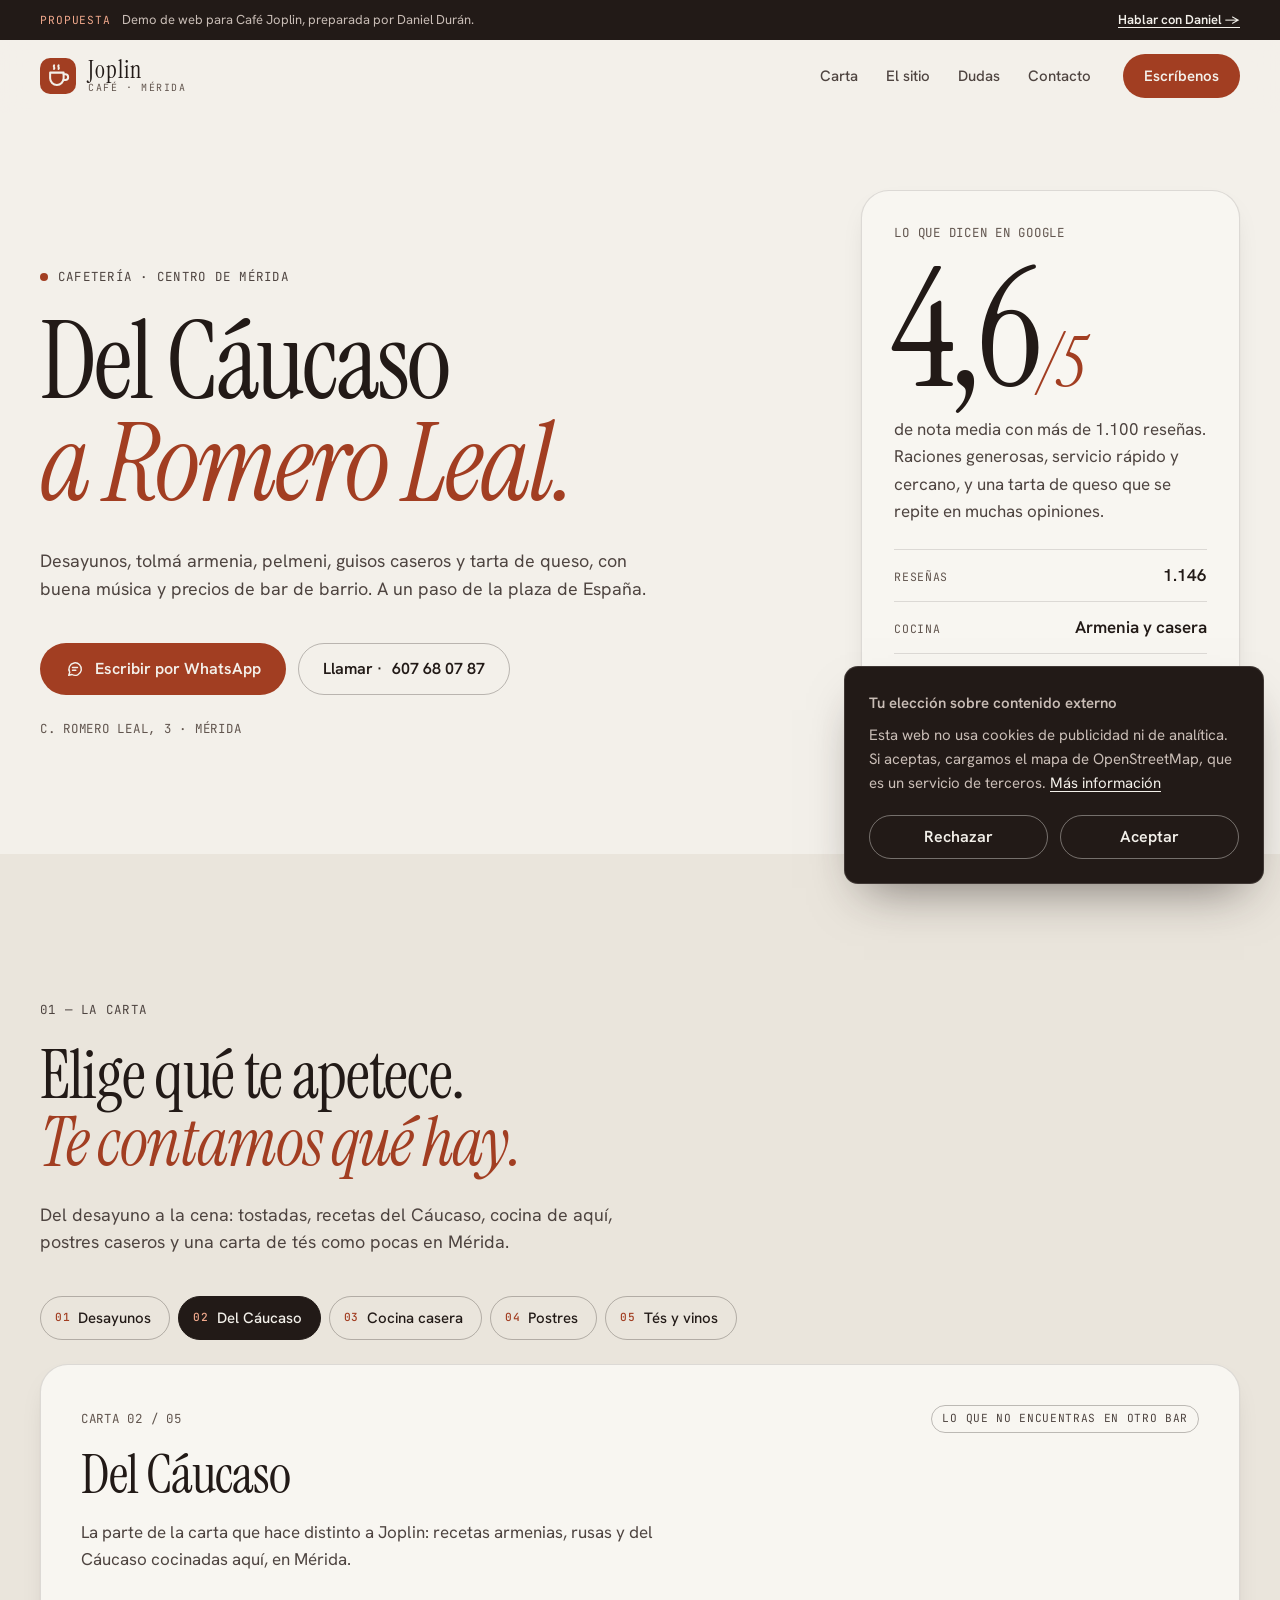
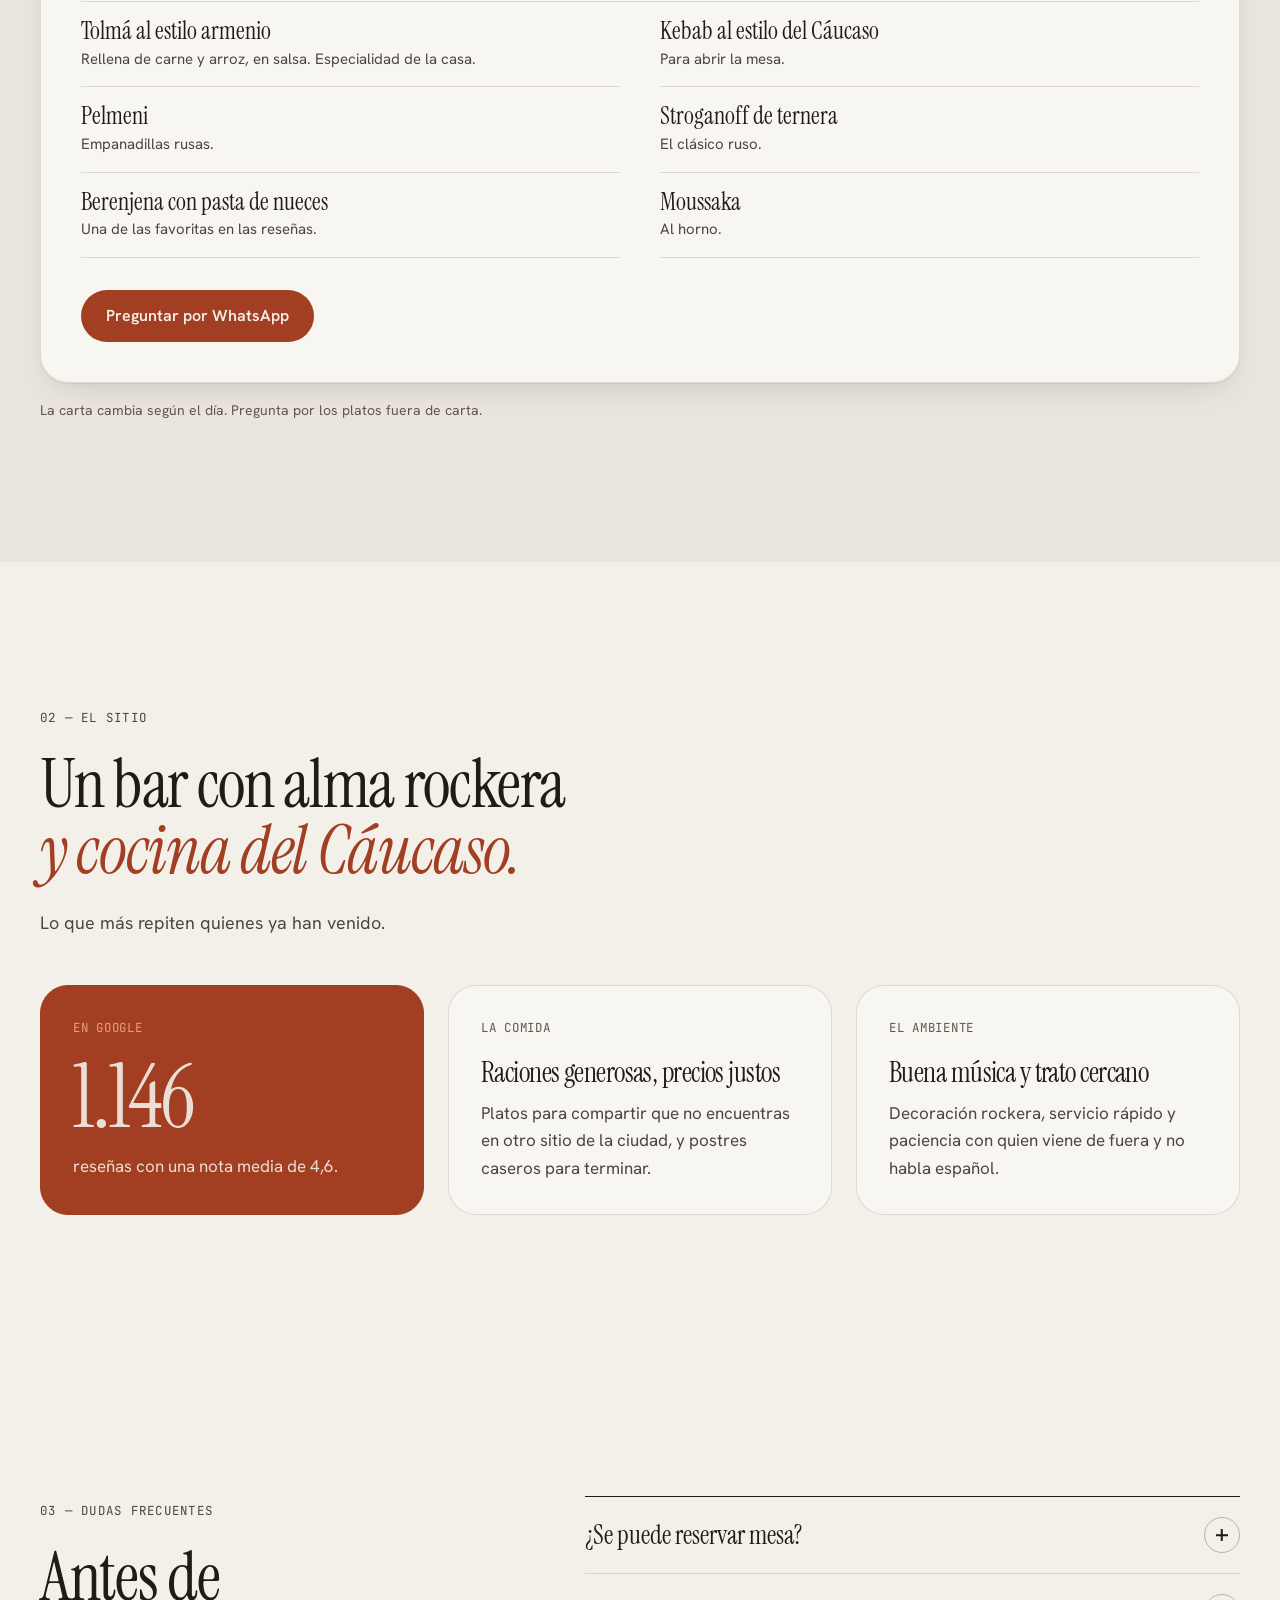
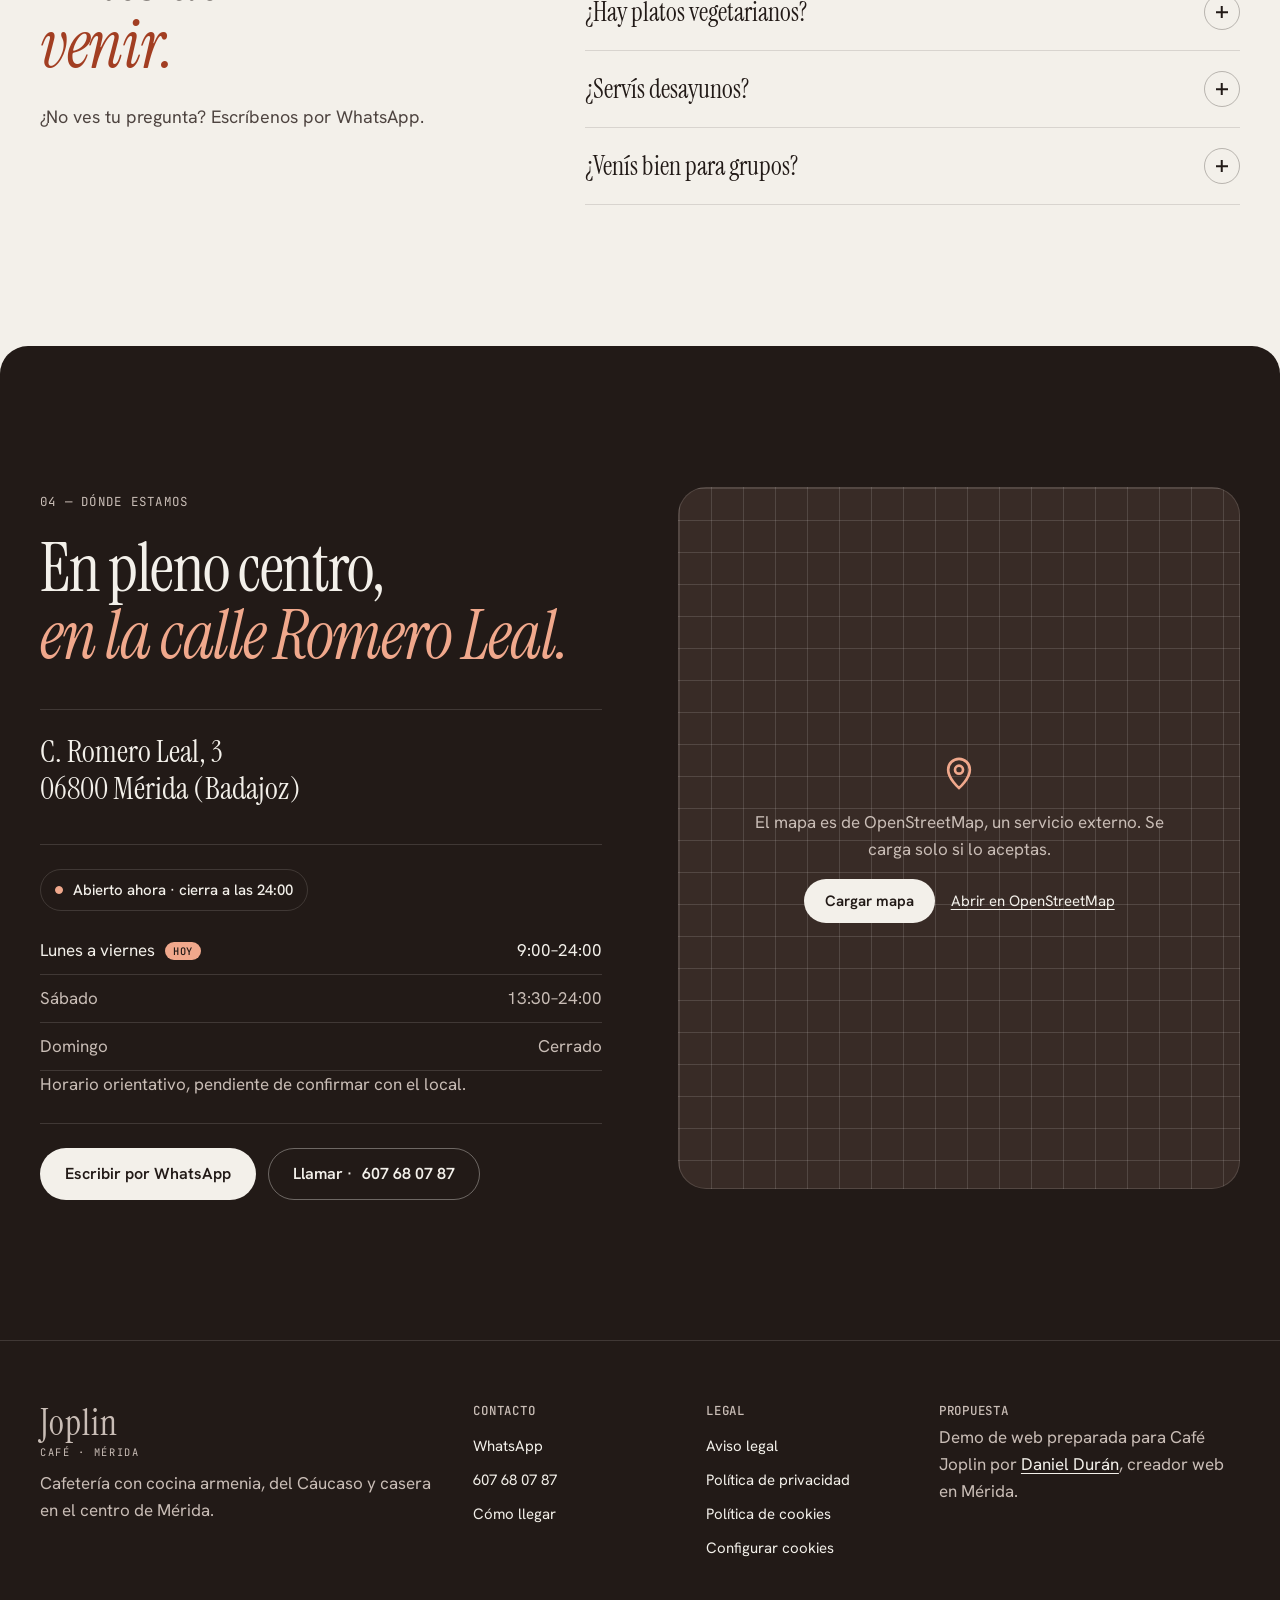
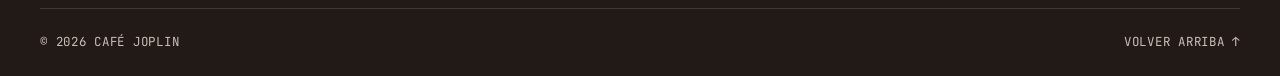
<file: index.html>
<!doctype html>
<html lang="es">
<head>
  <meta charset="utf-8">
  <meta name="viewport" content="width=device-width, initial-scale=1">
  <title>Café Joplin — Cafetería y cocina del Cáucaso en Mérida</title>
  <meta name="description" content="Café Joplin, en la calle Romero Leal de Mérida: desayunos, cocina armenia y del Cáucaso, cocina casera, tartas y tés con ambiente rockero. 4,6 en Google con más de 1.100 reseñas.">
  <meta name="robots" content="noindex, nofollow">
  <meta name="theme-color" content="#F3F0EA">
  <link rel="icon" href="favicon.svg" type="image/svg+xml">

  <meta property="og:type" content="website">
  <meta property="og:locale" content="es_ES">
  <meta property="og:site_name" content="Café Joplin">
  <meta property="og:title" content="Café Joplin — Cafetería y cocina del Cáucaso en Mérida">
  <meta property="og:description" content="Desayunos, cocina armenia y casera, tartas y buena música en pleno centro de Mérida.">
  <meta name="twitter:card" content="summary">

  <link rel="preconnect" href="https://fonts.googleapis.com">
  <link rel="preconnect" href="https://fonts.gstatic.com" crossorigin>
  <link rel="stylesheet" href="https://fonts.googleapis.com/css2?family=Hanken+Grotesk:wght@400;500;600&family=Instrument+Serif:ital@0;1&family=JetBrains+Mono:wght@400;500&display=swap">
  <link rel="stylesheet" href="style.css">
  <script>document.documentElement.classList.add('js');</script>

  <script type="application/ld+json">
  {
    "@context": "https://schema.org",
    "@type": "CafeOrCoffeeShop",
    "name": "Café Joplin",
    "telephone": "+34607680787",
    "servesCuisine": ["Armenia", "Caucásica", "Casera"],
    "priceRange": "€",
    "address": {
      "@type": "PostalAddress",
      "streetAddress": "C. Romero Leal, 3",
      "postalCode": "06800",
      "addressLocality": "Mérida",
      "addressRegion": "Badajoz",
      "addressCountry": "ES"
    },
    "geo": { "@type": "GeoCoordinates", "latitude": 38.91574, "longitude": -6.34572 }
  }
  </script>
</head>
<body>
  <a class="skip-link" href="#contenido">Saltar al contenido</a>

  <div class="concept-bar">
    <div class="wrap concept-bar__inner">
      <p><span class="concept-bar__tag">Propuesta</span> Demo de web para Café Joplin<span class="concept-bar__long">, preparada por Daniel Durán</span>.</p>
      <a href="https://danielduranmoya-spec.github.io/#contacto">Hablar con Daniel <span aria-hidden="true">→</span></a>
    </div>
  </div>

  <header class="site-header" data-header>
    <div class="wrap site-header__inner">
      <a class="logo" href="#inicio" aria-label="Café Joplin, ir al inicio">
        <svg class="logo__mark" viewBox="0 0 32 32" aria-hidden="true">
          <rect width="32" height="32" rx="9" fill="currentColor"/>
          <g fill="none" stroke="var(--paper)" stroke-width="1.8" stroke-linecap="round" stroke-linejoin="round">
            <path d="M9 13h12v5a6 6 0 0 1-12 0z"/>
            <path d="M21 14.5h1.5a2.5 2.5 0 0 1 0 5H21"/>
            <path d="M12.5 6.5c-1 1.2 1 2 0 3.2M16.5 6.5c-1 1.2 1 2 0 3.2"/>
          </g>
        </svg>
        <span class="logo__word">Joplin<small>Café · Mérida</small></span>
      </a>
      <nav class="site-nav" aria-label="Principal">
        <a href="#carta">Carta</a>
        <a href="#el-sitio">El sitio</a>
        <a href="#dudas">Dudas</a>
        <a href="#contacto">Contacto</a>
      </nav>
      <a class="btn btn--primary btn--small" data-wa href="https://wa.me/34607680787">Escríbenos</a>
    </div>
  </header>

  <main id="contenido">

    <!-- ============ HERO ============ -->
    <section class="hero" id="inicio" data-hero>
      <div class="wrap hero__grid">
        <div class="hero__text">
          <p class="eyebrow reveal"><span class="eyebrow__dot" aria-hidden="true"></span>Cafetería · Centro de Mérida</p>
          <h1 class="hero__title reveal" style="--i:1">Del Cáucaso<br><em>a Romero Leal.</em></h1>
          <p class="lead hero__lead reveal" style="--i:2">Desayunos, tolmá armenia, pelmeni, guisos caseros y tarta de queso, con buena música y precios de bar de barrio. A un paso de la plaza de España.</p>
          <div class="hero__actions reveal" style="--i:3">
            <a class="btn btn--primary" data-wa href="https://wa.me/34607680787">
              <svg class="icon" viewBox="0 0 24 24" aria-hidden="true"><path d="M4.5 19.5l1.2-3.6A7.5 7.5 0 1 1 8.4 18.6z" fill="none" stroke="currentColor" stroke-width="1.7" stroke-linejoin="round"/><path d="M9 10.2h6M9 13.4h4" stroke="currentColor" stroke-width="1.7" stroke-linecap="round"/></svg>
              Escribir por WhatsApp
            </a>
            <a class="btn btn--ghost" data-tel href="tel:+34607680787">Llamar · <span data-tel-text>607 68 07 87</span></a>
          </div>
          <p class="hero__note mono reveal" style="--i:4">C. Romero Leal, 3 · Mérida</p>
        </div>

        <aside class="hero__card reveal" style="--i:2" aria-label="Café Joplin en Google">
          <p class="mono label">Lo que dicen en Google</p>
          <p class="hero__big" aria-label="4,6 sobre 5">4,6<span aria-hidden="true">/5</span></p>
          <p class="hero__big-cap">de nota media con más de 1.100 reseñas. Raciones generosas, servicio rápido y cercano, y una tarta de queso que se repite en muchas opiniones.</p>
          <dl class="hero__facts">
            <div><dt>Reseñas</dt><dd>1.146</dd></div>
            <div><dt>Cocina</dt><dd>Armenia y casera</dd></div>
            <div><dt>Precio</dt><dd>€</dd></div>
          </dl>
        </aside>
      </div>
    </section>

    <!-- ============ CARTA ============ -->
    <section class="section carta" id="carta" aria-labelledby="carta-title">
      <div class="wrap">
        <header class="section-head carta__head reveal">
          <p class="eyebrow">01 — La carta</p>
          <h2 id="carta-title">Elige qué te apetece.<br><em>Te contamos qué hay.</em></h2>
          <p class="lead">Del desayuno a la cena: tostadas, recetas del Cáucaso, cocina de aquí, postres caseros y una carta de tés como pocas en Mérida.</p>
        </header>

        <div class="reveal" style="--i:1">
          <div class="carta-tabs" role="group" aria-label="Secciones de la carta" data-carta-tabs data-active="caucaso">
            <button class="chip" type="button" data-carta="desayunos" aria-pressed="false" aria-controls="carta-panel"><span class="mono">01</span>Desayunos</button>
            <button class="chip" type="button" data-carta="caucaso" aria-pressed="true" aria-controls="carta-panel"><span class="mono">02</span>Del Cáucaso</button>
            <button class="chip" type="button" data-carta="casera" aria-pressed="false" aria-controls="carta-panel"><span class="mono">03</span>Cocina casera</button>
            <button class="chip" type="button" data-carta="postres" aria-pressed="false" aria-controls="carta-panel"><span class="mono">04</span>Postres</button>
            <button class="chip" type="button" data-carta="bebidas" aria-pressed="false" aria-controls="carta-panel"><span class="mono">05</span>Tés y vinos</button>
          </div>

          <article class="carta-panel" id="carta-panel" aria-live="polite" data-carta-panel>
            <div class="carta-panel__inner" data-carta-inner>
              <div class="carta-panel__top">
                <p class="mono">Carta 02 / 05</p>
                <p class="tag">Lo que no encuentras en otro bar</p>
              </div>
              <h3 class="carta-panel__title">Del Cáucaso</h3>
              <p class="carta-panel__lead">La parte de la carta que hace distinto a Joplin: recetas armenias, rusas y del Cáucaso cocinadas aquí, en Mérida.</p>
              <ul class="dishes">
                <li class="dish"><h4>Tolmá al estilo armenio</h4><p>Rellena de carne y arroz, en salsa. Especialidad de la casa.</p></li>
                <li class="dish"><h4>Kebab al estilo del Cáucaso</h4><p>Para abrir la mesa.</p></li>
                <li class="dish"><h4>Pelmeni</h4><p>Empanadillas rusas.</p></li>
                <li class="dish"><h4>Stroganoff de ternera</h4><p>El clásico ruso.</p></li>
                <li class="dish"><h4>Berenjena con pasta de nueces</h4><p>Una de las favoritas en las reseñas.</p></li>
                <li class="dish"><h4>Moussaka</h4><p>Al horno.</p></li>
              </ul>
              <a class="btn btn--primary" data-wa data-wa-msg="Hola, quería preguntar por la carta (Del Cáucaso) de Café Joplin." href="https://wa.me/34607680787">Preguntar por WhatsApp</a>
            </div>
          </article>
          <p class="carta__note">La carta cambia según el día. Pregunta por los platos fuera de carta.</p>
        </div>
      </div>
    </section>

    <!-- ============ EL SITIO ============ -->
    <section class="section place" id="el-sitio" aria-labelledby="sitio-title">
      <div class="wrap">
        <header class="section-head place__head reveal">
          <p class="eyebrow">02 — El sitio</p>
          <h2 id="sitio-title">Un bar con alma rockera<br><em>y cocina del Cáucaso.</em></h2>
          <p class="lead">Lo que más repiten quienes ya han venido.</p>
        </header>

        <div class="place__grid">
          <article class="place-card place-card--accent reveal" style="--i:1">
            <p class="mono">En Google</p>
            <p class="place-card__big">1.146</p>
            <p>reseñas con una nota media de 4,6.</p>
          </article>
          <article class="place-card reveal" style="--i:2">
            <p class="mono">La comida</p>
            <h3>Raciones generosas, precios justos</h3>
            <p>Platos para compartir que no encuentras en otro sitio de la ciudad, y postres caseros para terminar.</p>
          </article>
          <article class="place-card reveal" style="--i:3">
            <p class="mono">El ambiente</p>
            <h3>Buena música y trato cercano</h3>
            <p>Decoración rockera, servicio rápido y paciencia con quien viene de fuera y no habla español.</p>
          </article>
        </div>
      </div>
    </section>

    <!-- ============ DUDAS ============ -->
    <section class="section faq" id="dudas" aria-labelledby="dudas-title">
      <div class="wrap faq__grid">
        <header class="section-head faq__head reveal">
          <p class="eyebrow">03 — Dudas frecuentes</p>
          <h2 id="dudas-title">Antes de<br><em>venir.</em></h2>
          <p class="lead">¿No ves tu pregunta? Escríbenos por WhatsApp.</p>
        </header>

        <div class="faq__list reveal" style="--i:1">
          <details>
            <summary>¿Se puede reservar mesa?<span class="faq__icon" aria-hidden="true"></span></summary>
            <div class="faq__body"><p>Sí. Escríbenos por WhatsApp o llámanos con el día, la hora y cuántos sois, y te decimos si hay sitio.</p></div>
          </details>
          <details>
            <summary>¿Hay platos vegetarianos?<span class="faq__icon" aria-hidden="true"></span></summary>
            <div class="faq__body"><p>Sí, como la berenjena con pasta de nueces o los crepes de champiñones. Pregúntanos por las opciones veganas del día.</p></div>
          </details>
          <details>
            <summary>¿Servís desayunos?<span class="faq__icon" aria-hidden="true"></span></summary>
            <div class="faq__body"><p>Sí: tostadas de pan artesanal, café, tés e infusiones y zumo de naranja.</p></div>
          </details>
          <details>
            <summary>¿Venís bien para grupos?<span class="faq__icon" aria-hidden="true"></span></summary>
            <div class="faq__body"><p>Las raciones están pensadas para compartir. Si sois muchos, avísanos antes por WhatsApp para prepararos la mesa.</p></div>
          </details>
        </div>
      </div>
    </section>

    <!-- ============ CONTACTO ============ -->
    <section class="section contact" id="contacto" aria-labelledby="contacto-title" data-contact>
      <div class="wrap contact__grid">
        <div class="contact__info">
          <header class="section-head reveal">
            <p class="eyebrow">04 — Dónde estamos</p>
            <h2 id="contacto-title">En pleno centro,<br><em>en la calle Romero Leal.</em></h2>
          </header>

          <div class="contact__block reveal" style="--i:1">
            <p class="contact__address">C. Romero Leal, 3<br>06800 Mérida (Badajoz)</p>
          </div>

          <div class="contact__block reveal" style="--i:2">
            <p class="status" data-status data-state="unknown"><span class="status__dot" aria-hidden="true"></span><span data-status-text>Horario</span></p>
            <table class="hours">
              <caption class="visually-hidden">Horario</caption>
              <tbody>
                <tr data-days="1,2,3,4,5"><th scope="row">Lunes a viernes</th><td>9:00–24:00</td></tr>
                <tr data-days="6"><th scope="row">Sábado</th><td>13:30–24:00</td></tr>
                <tr data-days="0"><th scope="row">Domingo</th><td>Cerrado</td></tr>
              </tbody>
            </table>
            <p class="contact__extra">Horario orientativo, pendiente de confirmar con el local.</p>
          </div>

          <div class="contact__actions reveal" style="--i:3">
            <a class="btn btn--light" data-wa href="https://wa.me/34607680787">Escribir por WhatsApp</a>
            <a class="btn btn--ghost-light" data-tel href="tel:+34607680787">Llamar · <span data-tel-text>607 68 07 87</span></a>
          </div>
        </div>

        <div class="contact__map reveal" style="--i:2">
          <div class="map" data-map>
            <div class="map__placeholder" data-map-placeholder>
              <svg class="map__pin" viewBox="0 0 24 24" aria-hidden="true"><path d="M12 21s-6.5-5.6-6.5-11a6.5 6.5 0 0 1 13 0c0 5.4-6.5 11-6.5 11z" fill="none" stroke="currentColor" stroke-width="1.6"/><circle cx="12" cy="10" r="2.4" fill="none" stroke="currentColor" stroke-width="1.6"/></svg>
              <p>El mapa es de OpenStreetMap, un servicio externo. Se carga solo si lo aceptas.</p>
              <div class="map__actions">
                <button class="btn btn--light btn--small" type="button" data-map-load>Cargar mapa</button>
                <a class="link-light" href="https://www.openstreetmap.org/?mlat=38.91574&amp;mlon=-6.34572#map=18/38.91574/-6.34572" target="_blank" rel="noopener">Abrir en OpenStreetMap <span class="visually-hidden">(se abre en una pestaña nueva)</span></a>
              </div>
            </div>
          </div>
        </div>
      </div>
    </section>
  </main>

  <footer class="site-footer">
    <div class="wrap site-footer__grid">
      <div class="site-footer__brand">
        <p class="site-footer__logo">Joplin<span>Café · Mérida</span></p>
        <p>Cafetería con cocina armenia, del Cáucaso y casera en el centro de Mérida.</p>
      </div>
      <nav aria-label="Contacto">
        <h2 class="mono">Contacto</h2>
        <a data-wa href="https://wa.me/34607680787">WhatsApp</a>
        <a data-tel href="tel:+34607680787"><span data-tel-text>607 68 07 87</span></a>
        <a href="#contacto">Cómo llegar</a>
      </nav>
      <nav aria-label="Legal">
        <h2 class="mono">Legal</h2>
        <a href="aviso-legal.html">Aviso legal</a>
        <a href="privacidad.html">Política de privacidad</a>
        <a href="cookies.html">Política de cookies</a>
        <button class="link-button" type="button" data-open-cookies>Configurar cookies</button>
      </nav>
      <div class="site-footer__credit">
        <h2 class="mono">Propuesta</h2>
        <p>Demo de web preparada para Café Joplin por <a href="https://danielduranmoya-spec.github.io/">Daniel Durán</a>, creador web en Mérida.</p>
      </div>
    </div>
    <div class="wrap site-footer__bottom mono">
      <p>© <span data-year>2026</span> Café Joplin</p>
      <a href="#inicio">Volver arriba ↑</a>
    </div>
  </footer>

  <div class="mobile-cta" data-mobile-cta>
    <a class="btn btn--primary" data-wa href="https://wa.me/34607680787">Escribir por WhatsApp</a>
  </div>

  <div class="cookie-banner" role="region" aria-label="Aviso de cookies" data-cookie-banner hidden>
    <p class="cookie-banner__title">Tu elección sobre contenido externo</p>
    <p>Esta web no usa cookies de publicidad ni de analítica. Si aceptas, cargamos el mapa de OpenStreetMap, que es un servicio de terceros. <a href="cookies.html">Más información</a></p>
    <div class="cookie-banner__actions">
      <button class="btn btn--cookie" type="button" data-consent="rejected">Rechazar</button>
      <button class="btn btn--cookie" type="button" data-consent="accepted">Aceptar</button>
    </div>
  </div>

  <script src="script.js"></script>
</body>
</html>
</file>
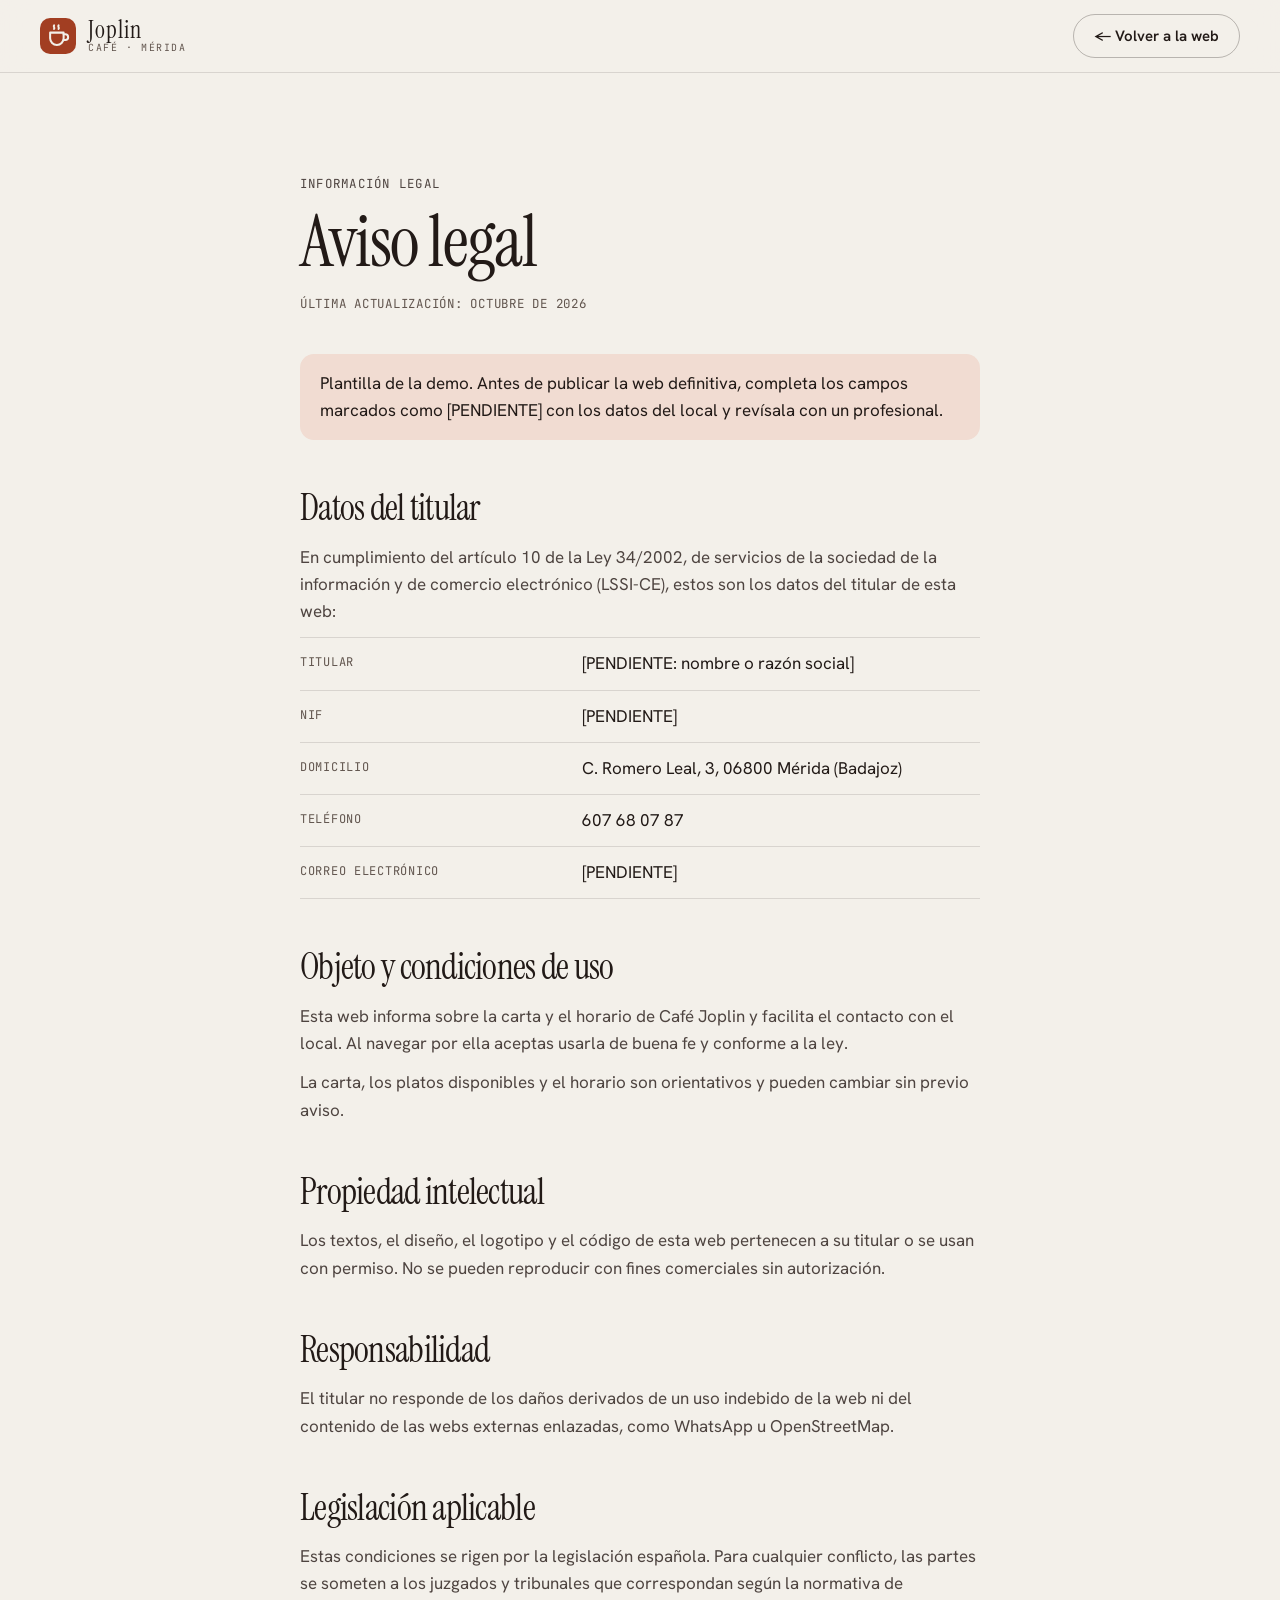
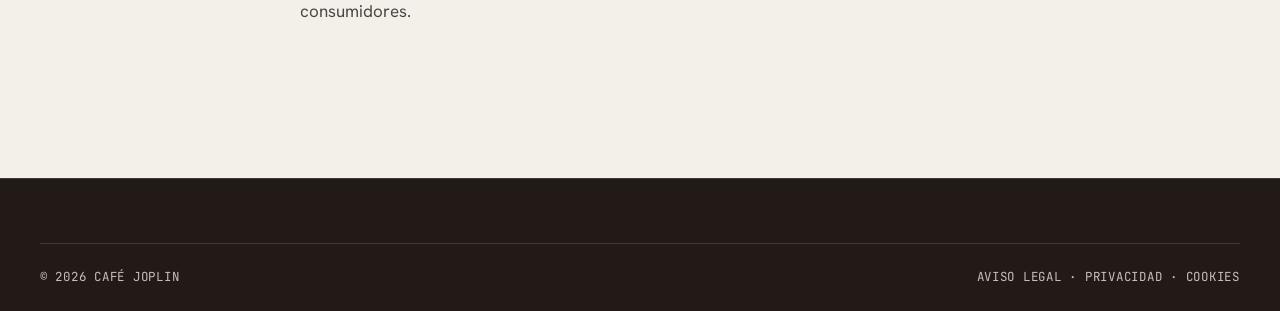
<file: aviso-legal.html>
<!doctype html>
<html lang="es">
<head>
  <meta charset="utf-8">
  <meta name="viewport" content="width=device-width, initial-scale=1">
  <title>Aviso legal — Café Joplin</title>
  <meta name="robots" content="noindex">
  <meta name="theme-color" content="#F3F0EA">
  <link rel="icon" href="favicon.svg" type="image/svg+xml">
  <link rel="preconnect" href="https://fonts.googleapis.com">
  <link rel="preconnect" href="https://fonts.gstatic.com" crossorigin>
  <link rel="stylesheet" href="https://fonts.googleapis.com/css2?family=Hanken+Grotesk:wght@400;500;600&family=Instrument+Serif:ital@0;1&family=JetBrains+Mono:wght@400;500&display=swap">
  <link rel="stylesheet" href="style.css">
</head>
<body class="legal-page">
  <header class="site-header is-scrolled">
    <div class="wrap site-header__inner">
      <a class="logo" href="index.html" aria-label="Café Joplin, volver a la web">
        <svg class="logo__mark" viewBox="0 0 32 32" aria-hidden="true">
          <rect width="32" height="32" rx="9" fill="currentColor"/>
          <g fill="none" stroke="var(--paper)" stroke-width="1.8" stroke-linecap="round" stroke-linejoin="round">
            <path d="M9 13h12v5a6 6 0 0 1-12 0z"/>
            <path d="M21 14.5h1.5a2.5 2.5 0 0 1 0 5H21"/>
            <path d="M12.5 6.5c-1 1.2 1 2 0 3.2M16.5 6.5c-1 1.2 1 2 0 3.2"/>
          </g>
        </svg>
        <span class="logo__word">Joplin<small>Café · Mérida</small></span>
      </a>
      <a class="btn btn--ghost btn--small" href="index.html">← Volver a la web</a>
    </div>
  </header>
  <main class="legal-doc" id="contenido">
    <p class="eyebrow">Información legal</p>
    <h1>Aviso legal</h1>
    <p class="legal-updated mono">Última actualización: octubre de 2026</p>
    <p class="legal-note">Plantilla de la demo. Antes de publicar la web definitiva, completa los campos marcados como [PENDIENTE] con los datos del local y revísala con un profesional.</p>

    <h2>Datos del titular</h2>
    <p>En cumplimiento del artículo 10 de la Ley 34/2002, de servicios de la sociedad de la información y de comercio electrónico (LSSI-CE), estos son los datos del titular de esta web:</p>
    <dl>
      <div><dt>Titular</dt><dd>[PENDIENTE: nombre o razón social]</dd></div>
      <div><dt>NIF</dt><dd>[PENDIENTE]</dd></div>
      <div><dt>Domicilio</dt><dd>C. Romero Leal, 3, 06800 Mérida (Badajoz)</dd></div>
      <div><dt>Teléfono</dt><dd>607 68 07 87</dd></div>
      <div><dt>Correo electrónico</dt><dd>[PENDIENTE]</dd></div>
    </dl>

    <h2>Objeto y condiciones de uso</h2>
    <p>Esta web informa sobre la carta y el horario de Café Joplin y facilita el contacto con el local. Al navegar por ella aceptas usarla de buena fe y conforme a la ley.</p>
    <p>La carta, los platos disponibles y el horario son orientativos y pueden cambiar sin previo aviso.</p>

    <h2>Propiedad intelectual</h2>
    <p>Los textos, el diseño, el logotipo y el código de esta web pertenecen a su titular o se usan con permiso. No se pueden reproducir con fines comerciales sin autorización.</p>

    <h2>Responsabilidad</h2>
    <p>El titular no responde de los daños derivados de un uso indebido de la web ni del contenido de las webs externas enlazadas, como WhatsApp u OpenStreetMap.</p>

    <h2>Legislación aplicable</h2>
    <p>Estas condiciones se rigen por la legislación española. Para cualquier conflicto, las partes se someten a los juzgados y tribunales que correspondan según la normativa de consumidores.</p>
  </main>
  <footer class="site-footer">
    <div class="wrap site-footer__bottom mono">
      <p>© 2026 Café Joplin</p>
      <p><a href="aviso-legal.html">Aviso legal</a> · <a href="privacidad.html">Privacidad</a> · <a href="cookies.html">Cookies</a></p>
    </div>
  </footer>
</body>
</html>
</file>
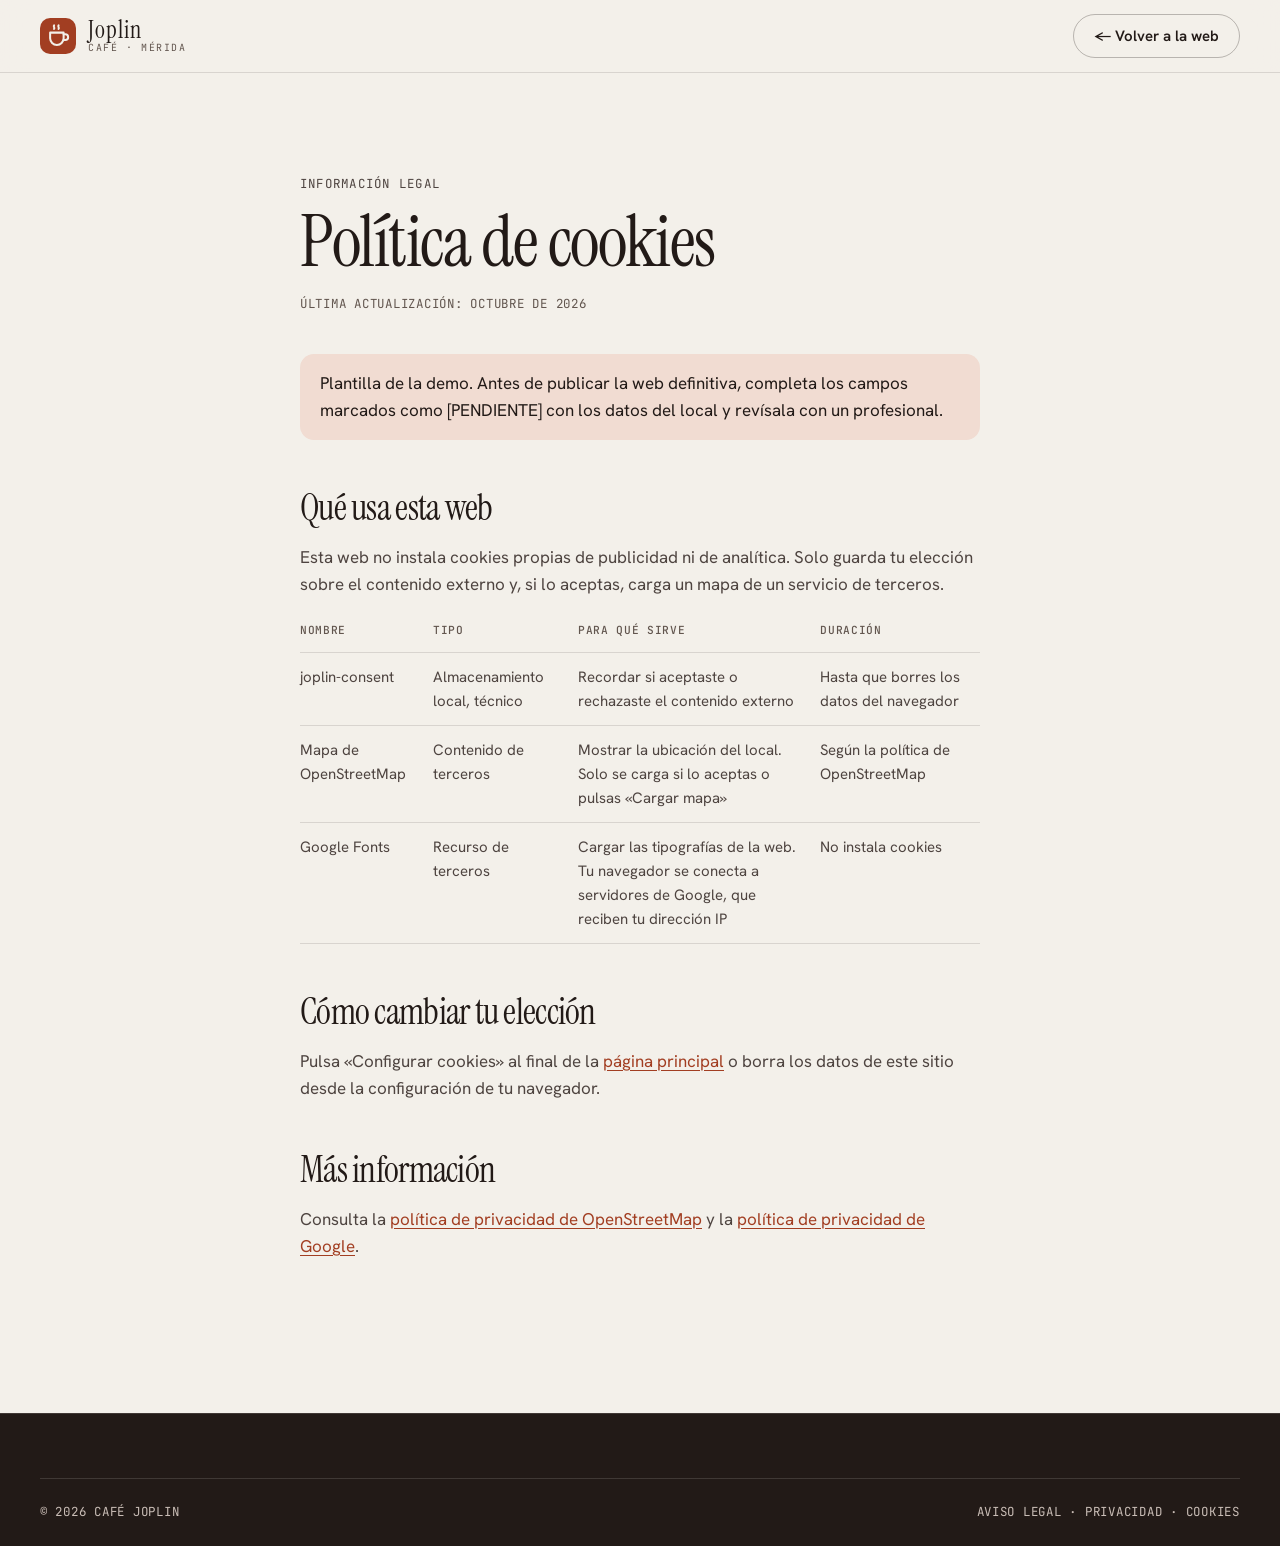
<file: cookies.html>
<!doctype html>
<html lang="es">
<head>
  <meta charset="utf-8">
  <meta name="viewport" content="width=device-width, initial-scale=1">
  <title>Política de cookies — Café Joplin</title>
  <meta name="robots" content="noindex">
  <meta name="theme-color" content="#F3F0EA">
  <link rel="icon" href="favicon.svg" type="image/svg+xml">
  <link rel="preconnect" href="https://fonts.googleapis.com">
  <link rel="preconnect" href="https://fonts.gstatic.com" crossorigin>
  <link rel="stylesheet" href="https://fonts.googleapis.com/css2?family=Hanken+Grotesk:wght@400;500;600&family=Instrument+Serif:ital@0;1&family=JetBrains+Mono:wght@400;500&display=swap">
  <link rel="stylesheet" href="style.css">
</head>
<body class="legal-page">
  <header class="site-header is-scrolled">
    <div class="wrap site-header__inner">
      <a class="logo" href="index.html" aria-label="Café Joplin, volver a la web">
        <svg class="logo__mark" viewBox="0 0 32 32" aria-hidden="true">
          <rect width="32" height="32" rx="9" fill="currentColor"/>
          <g fill="none" stroke="var(--paper)" stroke-width="1.8" stroke-linecap="round" stroke-linejoin="round">
            <path d="M9 13h12v5a6 6 0 0 1-12 0z"/>
            <path d="M21 14.5h1.5a2.5 2.5 0 0 1 0 5H21"/>
            <path d="M12.5 6.5c-1 1.2 1 2 0 3.2M16.5 6.5c-1 1.2 1 2 0 3.2"/>
          </g>
        </svg>
        <span class="logo__word">Joplin<small>Café · Mérida</small></span>
      </a>
      <a class="btn btn--ghost btn--small" href="index.html">← Volver a la web</a>
    </div>
  </header>
  <main class="legal-doc" id="contenido">
    <p class="eyebrow">Información legal</p>
    <h1>Política de cookies</h1>
    <p class="legal-updated mono">Última actualización: octubre de 2026</p>
    <p class="legal-note">Plantilla de la demo. Antes de publicar la web definitiva, completa los campos marcados como [PENDIENTE] con los datos del local y revísala con un profesional.</p>

    <h2>Qué usa esta web</h2>
    <p>Esta web no instala cookies propias de publicidad ni de analítica. Solo guarda tu elección sobre el contenido externo y, si lo aceptas, carga un mapa de un servicio de terceros.</p>
    <table>
      <thead>
        <tr><th scope="col">Nombre</th><th scope="col">Tipo</th><th scope="col">Para qué sirve</th><th scope="col">Duración</th></tr>
      </thead>
      <tbody>
        <tr><td>joplin-consent</td><td>Almacenamiento local, técnico</td><td>Recordar si aceptaste o rechazaste el contenido externo</td><td>Hasta que borres los datos del navegador</td></tr>
        <tr><td>Mapa de OpenStreetMap</td><td>Contenido de terceros</td><td>Mostrar la ubicación del local. Solo se carga si lo aceptas o pulsas «Cargar mapa»</td><td>Según la política de OpenStreetMap</td></tr>
        <tr><td>Google Fonts</td><td>Recurso de terceros</td><td>Cargar las tipografías de la web. Tu navegador se conecta a servidores de Google, que reciben tu dirección IP</td><td>No instala cookies</td></tr>
      </tbody>
    </table>

    <h2>Cómo cambiar tu elección</h2>
    <p>Pulsa «Configurar cookies» al final de la <a href="index.html">página principal</a> o borra los datos de este sitio desde la configuración de tu navegador.</p>

    <h2>Más información</h2>
    <p>Consulta la <a href="https://wiki.osmfoundation.org/wiki/Privacy_Policy" target="_blank" rel="noopener">política de privacidad de OpenStreetMap</a> y la <a href="https://policies.google.com/privacy" target="_blank" rel="noopener">política de privacidad de Google</a>.</p>
  </main>
  <footer class="site-footer">
    <div class="wrap site-footer__bottom mono">
      <p>© 2026 Café Joplin</p>
      <p><a href="aviso-legal.html">Aviso legal</a> · <a href="privacidad.html">Privacidad</a> · <a href="cookies.html">Cookies</a></p>
    </div>
  </footer>
</body>
</html>
</file>
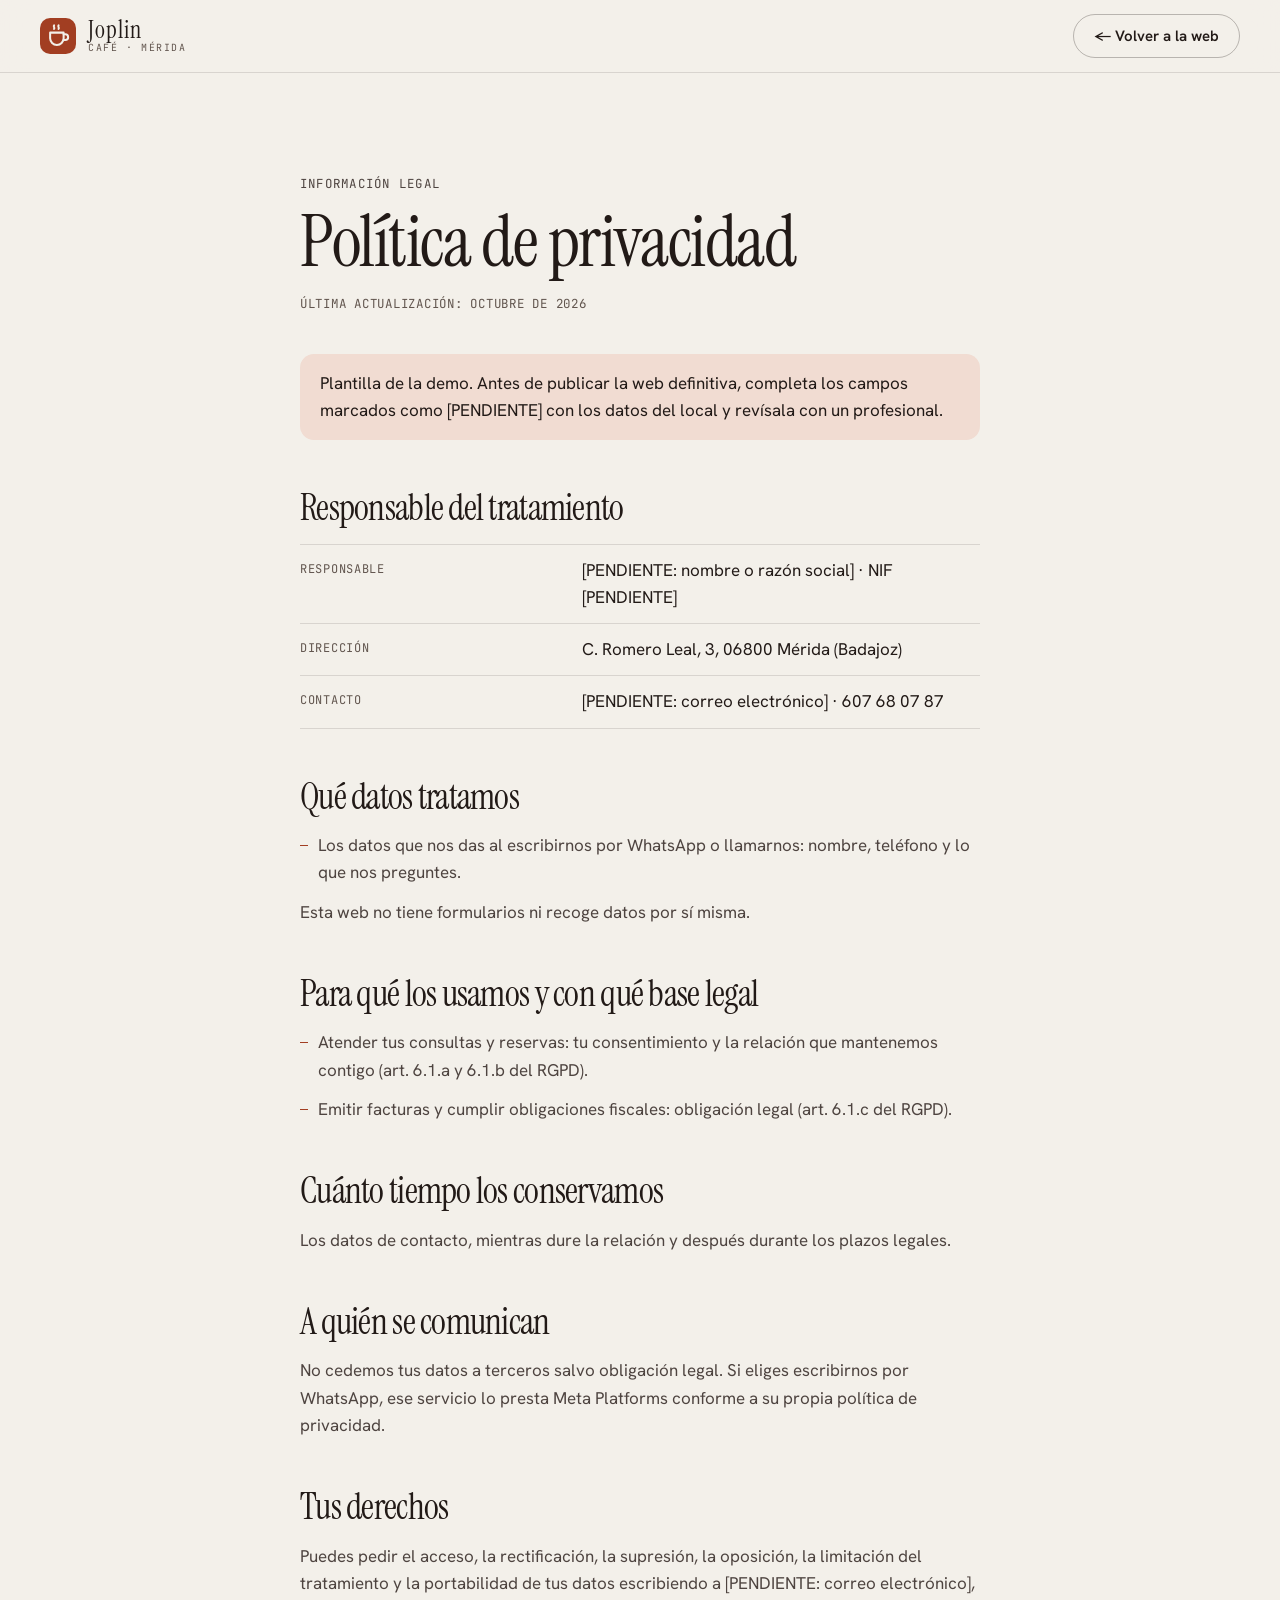
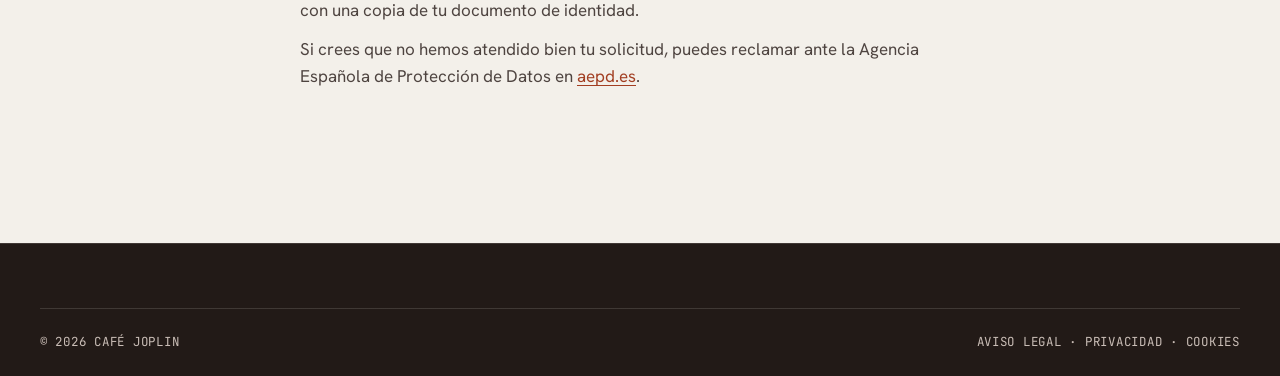
<file: privacidad.html>
<!doctype html>
<html lang="es">
<head>
  <meta charset="utf-8">
  <meta name="viewport" content="width=device-width, initial-scale=1">
  <title>Política de privacidad — Café Joplin</title>
  <meta name="robots" content="noindex">
  <meta name="theme-color" content="#F3F0EA">
  <link rel="icon" href="favicon.svg" type="image/svg+xml">
  <link rel="preconnect" href="https://fonts.googleapis.com">
  <link rel="preconnect" href="https://fonts.gstatic.com" crossorigin>
  <link rel="stylesheet" href="https://fonts.googleapis.com/css2?family=Hanken+Grotesk:wght@400;500;600&family=Instrument+Serif:ital@0;1&family=JetBrains+Mono:wght@400;500&display=swap">
  <link rel="stylesheet" href="style.css">
</head>
<body class="legal-page">
  <header class="site-header is-scrolled">
    <div class="wrap site-header__inner">
      <a class="logo" href="index.html" aria-label="Café Joplin, volver a la web">
        <svg class="logo__mark" viewBox="0 0 32 32" aria-hidden="true">
          <rect width="32" height="32" rx="9" fill="currentColor"/>
          <g fill="none" stroke="var(--paper)" stroke-width="1.8" stroke-linecap="round" stroke-linejoin="round">
            <path d="M9 13h12v5a6 6 0 0 1-12 0z"/>
            <path d="M21 14.5h1.5a2.5 2.5 0 0 1 0 5H21"/>
            <path d="M12.5 6.5c-1 1.2 1 2 0 3.2M16.5 6.5c-1 1.2 1 2 0 3.2"/>
          </g>
        </svg>
        <span class="logo__word">Joplin<small>Café · Mérida</small></span>
      </a>
      <a class="btn btn--ghost btn--small" href="index.html">← Volver a la web</a>
    </div>
  </header>
  <main class="legal-doc" id="contenido">
    <p class="eyebrow">Información legal</p>
    <h1>Política de privacidad</h1>
    <p class="legal-updated mono">Última actualización: octubre de 2026</p>
    <p class="legal-note">Plantilla de la demo. Antes de publicar la web definitiva, completa los campos marcados como [PENDIENTE] con los datos del local y revísala con un profesional.</p>

    <h2>Responsable del tratamiento</h2>
    <dl>
      <div><dt>Responsable</dt><dd>[PENDIENTE: nombre o razón social] · NIF [PENDIENTE]</dd></div>
      <div><dt>Dirección</dt><dd>C. Romero Leal, 3, 06800 Mérida (Badajoz)</dd></div>
      <div><dt>Contacto</dt><dd>[PENDIENTE: correo electrónico] · 607 68 07 87</dd></div>
    </dl>

    <h2>Qué datos tratamos</h2>
    <ul>
      <li>Los datos que nos das al escribirnos por WhatsApp o llamarnos: nombre, teléfono y lo que nos preguntes.</li>
    </ul>
    <p>Esta web no tiene formularios ni recoge datos por sí misma.</p>

    <h2>Para qué los usamos y con qué base legal</h2>
    <ul>
      <li>Atender tus consultas y reservas: tu consentimiento y la relación que mantenemos contigo (art. 6.1.a y 6.1.b del RGPD).</li>
      <li>Emitir facturas y cumplir obligaciones fiscales: obligación legal (art. 6.1.c del RGPD).</li>
    </ul>

    <h2>Cuánto tiempo los conservamos</h2>
    <p>Los datos de contacto, mientras dure la relación y después durante los plazos legales.</p>

    <h2>A quién se comunican</h2>
    <p>No cedemos tus datos a terceros salvo obligación legal. Si eliges escribirnos por WhatsApp, ese servicio lo presta Meta Platforms conforme a su propia política de privacidad.</p>

    <h2>Tus derechos</h2>
    <p>Puedes pedir el acceso, la rectificación, la supresión, la oposición, la limitación del tratamiento y la portabilidad de tus datos escribiendo a [PENDIENTE: correo electrónico], con una copia de tu documento de identidad.</p>
    <p>Si crees que no hemos atendido bien tu solicitud, puedes reclamar ante la Agencia Española de Protección de Datos en <a href="https://www.aepd.es" target="_blank" rel="noopener">aepd.es</a>.</p>
  </main>
  <footer class="site-footer">
    <div class="wrap site-footer__bottom mono">
      <p>© 2026 Café Joplin</p>
      <p><a href="aviso-legal.html">Aviso legal</a> · <a href="privacidad.html">Privacidad</a> · <a href="cookies.html">Cookies</a></p>
    </div>
  </footer>
</body>
</html>
</file>
<file: style.css>
/* =========================================================
   Café Joplin · estilos (a partir del modelo ÁNCORA)
   Paleta corta: neutros cálidos + un acento óxido (#A23E22).
   Espaciado en múltiplos de 8 px. Radio base 14 px.
   ========================================================= */

:root {
  --paper: #F3F0EA;
  --paper-2: #EAE5DC;
  --paper-3: #E0D9CD;
  --card: #F8F6F1;
  --ink: #221A17;
  --ink-2: #4E4440;
  --ink-3: #62564F;
  --line: rgba(34, 26, 23, 0.13);
  --line-strong: rgba(34, 26, 23, 0.28);

  --accent: #A23E22;
  --accent-deep: #84311A;
  --accent-soft: #F1DCD2;
  --accent-on-dark: #F0A88C;

  --night-2: #C9BDB6;
  --night-line: rgba(243, 240, 234, 0.14);

  --r: 14px;
  --r-s: 8px;
  --r-l: 28px;

  --ease: cubic-bezier(0.23, 1, 0.32, 1);

  --font-display: 'Instrument Serif', 'Times New Roman', serif;
  --font-text: 'Hanken Grotesk', system-ui, -apple-system, 'Segoe UI', sans-serif;
  --font-mono: 'JetBrains Mono', ui-monospace, 'SFMono-Regular', Menlo, monospace;

  --gutter: clamp(16px, 4vw, 40px);
  --maxw: 1240px;
  --section: clamp(88px, 11vw, 152px);

  --shadow: 0 1px 2px rgba(34, 26, 23, 0.05), 0 12px 32px -16px rgba(34, 26, 23, 0.22);
}

/* ---------- Base ---------- */
*, *::before, *::after { box-sizing: border-box; }

html {
  -webkit-text-size-adjust: 100%;
  scroll-padding-top: 96px;
}
@media (prefers-reduced-motion: no-preference) {
  html { scroll-behavior: smooth; }
}

body {
  margin: 0;
  background: var(--paper);
  color: var(--ink);
  font: 400 1.0625rem/1.6 var(--font-text);
  -webkit-font-smoothing: antialiased;
  text-rendering: optimizeLegibility;
}

img, svg { display: block; max-width: 100%; }
a { color: inherit; }
button { font: inherit; color: inherit; }
h1, h2, h3, h4, p, ul, dl, dd, figure { margin: 0; }
ul { padding: 0; list-style: none; }

::selection { background: var(--accent); color: var(--paper); }

:focus-visible {
  outline: 2px solid var(--accent);
  outline-offset: 3px;
  border-radius: 4px;
}

.wrap {
  width: 100%;
  max-width: calc(var(--maxw) + var(--gutter) * 2);
  margin-inline: auto;
  padding-inline: var(--gutter);
}

.visually-hidden {
  position: absolute !important;
  width: 1px; height: 1px;
  padding: 0; margin: -1px;
  overflow: hidden; clip: rect(0 0 0 0);
  white-space: nowrap; border: 0;
}

.skip-link {
  position: absolute;
  left: 16px; top: -64px;
  z-index: 100;
  padding: 12px 16px;
  background: var(--ink);
  color: var(--paper);
  border-radius: var(--r-s);
  text-decoration: none;
}
.skip-link:focus { top: 16px; }

.mono {
  font-family: var(--font-mono);
  font-size: 0.78rem;
  letter-spacing: 0.06em;
  text-transform: uppercase;
}

/* ---------- Tipografía ---------- */
h1, h2, h3 {
  font-family: var(--font-display);
  font-weight: 400;
  letter-spacing: -0.02em;
  text-wrap: balance;
}
h1 em, h2 em, h3 em {
  font-style: italic;
  color: var(--accent);
}
h2 { font-size: clamp(2.5rem, 5.2vw, 4.75rem); line-height: 1; }

.lead {
  font-size: clamp(1.0625rem, 1.4vw, 1.1875rem);
  line-height: 1.55;
  color: var(--ink-2);
  max-width: 34em;
  text-wrap: pretty;
}

.eyebrow {
  display: inline-flex;
  align-items: center;
  gap: 10px;
  margin-bottom: 24px;
  font-family: var(--font-mono);
  font-size: 0.78rem;
  letter-spacing: 0.1em;
  text-transform: uppercase;
  color: var(--ink-2);
}
.eyebrow__dot {
  width: 8px; height: 8px;
  border-radius: 50%;
  background: var(--accent);
}

.section { padding-block: var(--section); }
.section-head h2 { margin-bottom: 24px; }
.section-head { margin-bottom: clamp(48px, 6vw, 72px); }

.tag {
  display: inline-flex;
  align-items: center;
  padding: 4px 10px;
  border-radius: 999px;
  border: 1px solid var(--line-strong);
  font-family: var(--font-mono);
  font-size: 0.7rem;
  letter-spacing: 0.06em;
  text-transform: uppercase;
  color: var(--ink-2);
  white-space: nowrap;
}
.tag--accent {
  border-color: transparent;
  background: var(--accent);
  color: var(--paper);
}

/* ---------- Botones ---------- */
.btn {
  display: inline-flex;
  align-items: center;
  justify-content: center;
  gap: 10px;
  min-height: 52px;
  padding: 0 24px;
  border: 1px solid transparent;
  border-radius: 999px;
  background: transparent;
  font: 600 1rem/1.1 var(--font-text);
  text-decoration: none;
  text-align: center;
  cursor: pointer;
  transition:
    transform 140ms var(--ease),
    background-color 180ms var(--ease),
    border-color 180ms var(--ease),
    color 180ms var(--ease);
}
.btn:active { transform: scale(0.97); }
.btn:disabled,
.btn[aria-disabled="true"] {
  opacity: 0.45;
  cursor: not-allowed;
  transform: none;
}
.btn--small { min-height: 44px; padding: 0 20px; font-size: 0.9375rem; }

.btn--primary { background: var(--accent); color: var(--paper); }
.btn--ghost { border-color: var(--line-strong); color: var(--ink); }
.btn--light { background: var(--paper); color: var(--ink); }
.btn--ghost-light { border-color: rgba(243, 240, 234, 0.36); color: var(--paper); }
.btn--cookie { min-height: 44px; flex: 1; border-color: rgba(243, 240, 234, 0.4); color: var(--paper); }

.btn--primary:focus-visible { outline-color: var(--ink); }
.contact :focus-visible,
.site-footer :focus-visible,
.cookie-banner :focus-visible { outline-color: var(--paper); }

@media (hover: hover) and (pointer: fine) {
  .btn--primary:hover { background: var(--accent-deep); }
  .btn--ghost:hover { background: var(--paper-2); border-color: var(--ink); }
  .btn--light:hover { background: var(--accent-soft); }
  .btn--ghost-light:hover,
  .btn--cookie:hover { background: rgba(243, 240, 234, 0.1); border-color: var(--paper); }
}

.icon { width: 20px; height: 20px; flex: none; }

/* ---------- Barra de concepto ---------- */
.concept-bar {
  background: var(--ink);
  color: var(--paper);
  font-size: 0.8125rem;
}
.concept-bar__inner {
  display: flex;
  align-items: center;
  justify-content: space-between;
  gap: 16px;
  min-height: 40px;
  padding-block: 8px;
}
.concept-bar p { color: var(--night-2); }
.concept-bar__tag {
  margin-right: 8px;
  font-family: var(--font-mono);
  font-size: 0.7rem;
  letter-spacing: 0.08em;
  text-transform: uppercase;
  color: var(--accent-on-dark);
}
.concept-bar a {
  flex: none;
  font-weight: 600;
  text-underline-offset: 3px;
}
@media (max-width: 640px) {
  .concept-bar p { font-size: 0.75rem; }
  .concept-bar__long { display: none; }
}

/* ---------- Cabecera ---------- */
.site-header {
  position: sticky;
  top: 0;
  z-index: 40;
  background: rgba(243, 240, 234, 0.88);
  -webkit-backdrop-filter: blur(14px);
  backdrop-filter: blur(14px);
  border-bottom: 1px solid transparent;
  transition: border-color 200ms var(--ease);
}
.site-header.is-scrolled { border-color: var(--line); }
.site-header__inner {
  display: flex;
  align-items: center;
  gap: 32px;
  min-height: 72px;
}

.logo {
  display: inline-flex;
  align-items: center;
  gap: 12px;
  text-decoration: none;
  color: var(--accent);
}
.logo__mark { width: 36px; height: 36px; }
.logo__word {
  display: flex;
  flex-direction: column;
  font-family: var(--font-display);
  font-size: 1.5rem;
  line-height: 0.9;
  letter-spacing: 0.04em;
  color: var(--ink);
}
.logo__word small {
  font-family: var(--font-mono);
  font-size: 0.62rem;
  letter-spacing: 0.16em;
  text-transform: uppercase;
  color: var(--ink-3);
  margin-top: 4px;
}

.site-nav {
  display: flex;
  gap: 28px;
  margin-left: auto;
}
.site-nav a {
  position: relative;
  font-size: 0.9375rem;
  font-weight: 500;
  text-decoration: none;
  color: var(--ink-2);
  padding-block: 8px;
  transition: color 160ms var(--ease);
}
.site-nav a::after {
  content: "";
  position: absolute;
  left: 0; right: 0; bottom: 2px;
  height: 1px;
  background: currentColor;
  transform: scaleX(0);
  transform-origin: left;
  transition: transform 200ms var(--ease);
}
@media (hover: hover) and (pointer: fine) {
  .site-nav a:hover { color: var(--ink); }
  .site-nav a:hover::after { transform: scaleX(1); }
}
@media (max-width: 900px) {
  .site-nav { display: none; }
  .site-header__inner > .btn { margin-left: auto; }
}

/* ---------- Hero ---------- */
.hero { padding-block: clamp(40px, 6vw, 88px) clamp(72px, 9vw, 128px); }
.hero__grid {
  display: grid;
  grid-template-columns: repeat(12, minmax(0, 1fr));
  gap: 32px;
  align-items: end;
}
.hero__text { grid-column: 1 / span 7; }
.hero__title {
  font-size: clamp(3.25rem, 8.4vw, 8rem);
  line-height: 0.95;
  letter-spacing: -0.025em;
  margin-bottom: 32px;
}
.hero__lead { margin-bottom: 40px; }
.hero__actions {
  display: flex;
  flex-wrap: wrap;
  gap: 12px;
  margin-bottom: 24px;
}
.hero__note { color: var(--ink-3); }

.hero__card {
  grid-column: 9 / span 4;
  padding: 32px;
  background: var(--card);
  border: 1px solid var(--line);
  border-radius: var(--r-l);
  box-shadow: var(--shadow);
}
.hero__card .label { color: var(--ink-3); }
.hero__big {
  font-family: var(--font-display);
  font-size: clamp(7rem, 13vw, 11rem);
  line-height: 0.85;
  letter-spacing: -0.04em;
  font-variant-numeric: tabular-nums;
  margin: 16px 0 16px -4px;
}
.hero__big span {
  font-style: italic;
  font-size: 0.42em;
  letter-spacing: 0;
  color: var(--accent);
  margin-left: 4px;
}
.hero__big-cap {
  color: var(--ink-2);
  margin-bottom: 24px;
  max-width: 26em;
}
.hero__facts > div {
  display: flex;
  justify-content: space-between;
  align-items: baseline;
  gap: 16px;
  padding-block: 12px;
  border-top: 1px solid var(--line);
}
.hero__facts dt {
  font-family: var(--font-mono);
  font-size: 0.72rem;
  letter-spacing: 0.06em;
  text-transform: uppercase;
  color: var(--ink-3);
}
.hero__facts dd {
  font-weight: 600;
  font-variant-numeric: tabular-nums;
}

@media (max-width: 960px) {
  .hero__text, .hero__card { grid-column: 1 / -1; }
  .hero__card { max-width: 520px; }
}
@media (max-width: 520px) {
  .hero__actions .btn { width: 100%; }
  .hero__card { padding: 24px; }
}

/* ---------- La carta ---------- */
.carta { background: var(--paper-2); }
.carta__head { max-width: 860px; margin-bottom: 40px; }
.carta-tabs {
  display: flex;
  flex-wrap: wrap;
  gap: 8px;
  margin-bottom: 24px;
}
.chip {
  display: inline-flex;
  align-items: center;
  gap: 8px;
  min-height: 44px;
  padding: 0 18px 0 14px;
  border: 1px solid var(--line-strong);
  border-radius: 999px;
  background: transparent;
  font-weight: 500;
  font-size: 0.9375rem;
  cursor: pointer;
  transition:
    transform 140ms var(--ease),
    background-color 180ms var(--ease),
    border-color 180ms var(--ease),
    color 180ms var(--ease);
}
.chip .mono { font-size: 0.7rem; color: var(--accent); transition: color 180ms var(--ease); }
.chip:active { transform: scale(0.97); }
.chip[aria-pressed="true"] {
  background: var(--ink);
  border-color: var(--ink);
  color: var(--paper);
}
.chip[aria-pressed="true"] .mono { color: var(--accent-on-dark); }
@media (hover: hover) and (pointer: fine) {
  .chip[aria-pressed="false"]:hover { border-color: var(--ink); background: var(--paper); }
}

.carta-panel {
  background: var(--card);
  border: 1px solid var(--line);
  border-radius: var(--r-l);
  box-shadow: var(--shadow);
  padding: clamp(24px, 3.4vw, 40px);
  overflow: hidden;
}
.carta-panel__inner { transition: opacity 150ms var(--ease), transform 150ms var(--ease); }
.carta-panel.is-leaving .carta-panel__inner { opacity: 0; transform: translateY(-4px); }
.carta-panel.is-entering .carta-panel__inner { animation: panel-in 220ms var(--ease) both; }
@keyframes panel-in {
  from { opacity: 0; transform: translateY(8px); }
  to { opacity: 1; transform: none; }
}

.carta-panel__top {
  display: flex;
  align-items: center;
  justify-content: space-between;
  gap: 16px;
  min-height: 28px;
  margin-bottom: 16px;
  color: var(--ink-3);
}
.carta-panel__title {
  font-size: clamp(2.5rem, 4.2vw, 3.5rem);
  line-height: 1;
  margin-bottom: 16px;
}
.carta-panel__lead {
  color: var(--ink-2);
  max-width: 36em;
  margin-bottom: 28px;
}
.dishes {
  display: grid;
  grid-template-columns: repeat(2, minmax(0, 1fr));
  column-gap: 40px;
  border-top: 1px solid var(--line);
  margin-bottom: 32px;
}
.dish {
  padding-block: 16px;
  border-bottom: 1px solid var(--line);
}
.dish h4 {
  font-family: var(--font-display);
  font-size: 1.5rem;
  font-weight: 400;
  line-height: 1.1;
  margin-bottom: 4px;
}
.dish p { color: var(--ink-2); font-size: 0.9375rem; line-height: 1.45; }
.dish .tag { margin-top: 8px; display: inline-flex; }
.carta__note {
  margin-top: 16px;
  font-size: 0.875rem;
  color: var(--ink-3);
}
@media (max-width: 720px) {
  .dishes { grid-template-columns: minmax(0, 1fr); }
  .carta-panel .btn { width: 100%; }
}

/* ---------- El sitio ---------- */
.place__head { max-width: 860px; margin-bottom: 48px; }
.place__grid {
  display: grid;
  grid-template-columns: repeat(3, minmax(0, 1fr));
  gap: 24px;
}
.place-card {
  padding: 32px;
  background: var(--card);
  border: 1px solid var(--line);
  border-radius: var(--r-l);
}
.place-card--accent { background: var(--accent); border-color: var(--accent); color: var(--paper); }
.place-card__big {
  font-family: var(--font-display);
  font-size: clamp(4rem, 7vw, 5.5rem);
  line-height: 0.9;
  letter-spacing: -0.03em;
  margin-bottom: 16px;
}
.place-card h3 { font-size: 1.75rem; line-height: 1.1; margin-bottom: 12px; }
.place-card p { color: var(--ink-2); }
.place-card--accent p { color: var(--paper); opacity: 0.9; }
.place-card .mono { color: var(--ink-3); margin-bottom: 20px; }
.place-card--accent .mono { color: var(--accent-on-dark); }
@media (max-width: 900px) {
  .place__grid { grid-template-columns: minmax(0, 1fr); }
}

/* ---------- Preguntas frecuentes ---------- */
.faq__grid {
  display: grid;
  grid-template-columns: minmax(0, 5fr) minmax(0, 7fr);
  gap: clamp(32px, 6vw, 96px);
  align-items: start;
}
.faq__head { position: sticky; top: 112px; margin-bottom: 0; }
.faq__list { border-top: 1px solid var(--ink); }
.faq details { border-bottom: 1px solid var(--line); }
.faq summary {
  display: flex;
  align-items: center;
  justify-content: space-between;
  gap: 24px;
  min-height: 72px;
  padding-block: 20px;
  list-style: none;
  cursor: pointer;
  font-family: var(--font-display);
  font-size: clamp(1.375rem, 2vw, 1.75rem);
  line-height: 1.15;
  transition: color 160ms var(--ease);
}
.faq summary::-webkit-details-marker { display: none; }
.faq__icon {
  position: relative;
  flex: none;
  width: 36px; height: 36px;
  border: 1px solid var(--line-strong);
  border-radius: 50%;
  transition: transform 220ms var(--ease), background-color 180ms var(--ease), border-color 180ms var(--ease);
}
.faq__icon::before,
.faq__icon::after {
  content: "";
  position: absolute;
  left: 50%; top: 50%;
  width: 12px; height: 1.5px;
  background: currentColor;
  transform: translate(-50%, -50%);
}
.faq__icon::after { transform: translate(-50%, -50%) rotate(90deg); }
.faq details[open] .faq__icon {
  transform: rotate(45deg);
  background: var(--ink);
  border-color: var(--ink);
  color: var(--paper);
}
.faq__body { padding-bottom: 24px; max-width: 38em; color: var(--ink-2); }
.faq details[open] .faq__body { animation: faq-in 220ms var(--ease) both; }
@keyframes faq-in {
  from { opacity: 0; transform: translateY(-6px); }
  to { opacity: 1; transform: none; }
}
@media (hover: hover) and (pointer: fine) {
  .faq summary:hover { color: var(--accent); }
  .faq details:not([open]) summary:hover .faq__icon { border-color: var(--accent); }
}
@media (max-width: 900px) {
  .faq__grid { grid-template-columns: minmax(0, 1fr); gap: 16px; }
  .faq__head { position: static; margin-bottom: 32px; }
}

/* ---------- Contacto (oscuro) ---------- */
.contact {
  background: var(--ink);
  color: var(--paper);
  border-radius: var(--r-l) var(--r-l) 0 0;
}
.contact .eyebrow { color: var(--night-2); }
.contact .eyebrow::before { display: none; }
.contact h2 em { color: var(--accent-on-dark); }
.contact__grid {
  display: grid;
  grid-template-columns: minmax(0, 6fr) minmax(0, 6fr);
  gap: clamp(32px, 6vw, 96px);
  align-items: start;
}
.contact__info .section-head { margin-bottom: 40px; }
.contact__block {
  padding-block: 24px;
  border-top: 1px solid var(--night-line);
}
.contact__address {
  font-family: var(--font-display);
  font-size: clamp(1.5rem, 2.4vw, 2rem);
  line-height: 1.2;
  margin-bottom: 12px;
}
.contact__fake {
  display: inline-block;
  vertical-align: middle;
  margin-left: 8px;
  padding: 3px 8px;
  border: 1px solid var(--night-line);
  border-radius: 999px;
  font-size: 0.65rem;
  color: var(--night-2);
}
.contact__extra { color: var(--night-2); }

.status {
  display: inline-flex;
  align-items: center;
  gap: 10px;
  margin-bottom: 16px;
  padding: 8px 14px;
  border: 1px solid var(--night-line);
  border-radius: 999px;
  font-size: 0.9375rem;
  font-weight: 500;
}
.status__dot {
  width: 8px; height: 8px;
  border-radius: 50%;
  border: 1.5px solid var(--night-2);
}
.status[data-state="open"] .status__dot { background: var(--accent-on-dark); border-color: var(--accent-on-dark); }

.hours { width: 100%; border-collapse: collapse; }
.hours th, .hours td {
  padding: 10px 0;
  text-align: left;
  font-weight: 400;
  border-bottom: 1px solid var(--night-line);
  color: var(--night-2);
  font-variant-numeric: tabular-nums;
}
.hours th { white-space: nowrap; padding-right: 16px; }
.hours td { text-align: right; }
.nowrap { white-space: nowrap; }
.hours tr.is-today th,
.hours tr.is-today td { color: var(--paper); }
.hours tr.is-today th::after {
  content: "Hoy";
  margin-left: 10px;
  padding: 2px 8px;
  border-radius: 999px;
  background: var(--accent-on-dark);
  color: var(--ink);
  font: 500 0.65rem/1.4 var(--font-mono);
  letter-spacing: 0.06em;
  text-transform: uppercase;
  vertical-align: middle;
}
.contact__actions {
  display: flex;
  flex-wrap: wrap;
  gap: 12px;
  padding-top: 24px;
  border-top: 1px solid var(--night-line);
}

.contact__map { position: sticky; top: 112px; }
.map {
  position: relative;
  aspect-ratio: 4 / 5;
  border-radius: var(--r-l);
  overflow: hidden;
  border: 1px solid var(--night-line);
  background:
    linear-gradient(var(--night-line) 1px, transparent 1px) 0 0 / 32px 32px,
    linear-gradient(90deg, var(--night-line) 1px, transparent 1px) 0 0 / 32px 32px,
    #382B26;
}
.map iframe {
  position: absolute;
  inset: 0;
  width: 100%;
  height: 100%;
  border: 0;
  filter: grayscale(0.35) contrast(1.02);
  animation: fade-in 240ms var(--ease) both;
}
@keyframes fade-in { from { opacity: 0; } to { opacity: 1; } }
.map__placeholder {
  position: absolute;
  inset: 0;
  display: flex;
  flex-direction: column;
  align-items: center;
  justify-content: center;
  gap: 16px;
  padding: 32px;
  text-align: center;
  color: var(--night-2);
}
.map__placeholder[hidden] { display: none; }
.map__placeholder p { max-width: 26em; }
.map__pin { width: 40px; height: 40px; color: var(--accent-on-dark); }
.map__actions { display: flex; flex-wrap: wrap; align-items: center; justify-content: center; gap: 16px; }
.link-light { color: var(--paper); text-underline-offset: 3px; font-size: 0.9375rem; }

@media (max-width: 900px) {
  .contact__grid { grid-template-columns: minmax(0, 1fr); }
  .contact__map { position: static; }
  .map { aspect-ratio: 4 / 3; }
}
@media (max-width: 520px) {
  .contact__actions .btn { width: 100%; }
  .map { aspect-ratio: auto; min-height: 340px; }
}

/* ---------- Footer ---------- */
.site-footer {
  background: var(--ink);
  color: var(--paper);
  padding-top: 64px;
  border-top: 1px solid var(--night-line);
}
.site-footer__grid {
  display: grid;
  grid-template-columns: minmax(0, 4fr) repeat(2, minmax(0, 2fr)) minmax(0, 3fr);
  gap: 32px;
  padding-bottom: 48px;
}
.site-footer__logo {
  font-family: var(--font-display);
  font-size: 2.25rem;
  line-height: 1;
  letter-spacing: 0.03em;
  margin-bottom: 12px;
}
.site-footer__logo span {
  display: block;
  margin-top: 6px;
  font-family: var(--font-mono);
  font-size: 0.65rem;
  letter-spacing: 0.16em;
  text-transform: uppercase;
  color: var(--night-2);
}
.site-footer p { color: var(--night-2); max-width: 28em; }
.site-footer nav { display: flex; flex-direction: column; align-items: flex-start; gap: 10px; }
.site-footer h2 { font-weight: 500; color: var(--night-2); margin-bottom: 6px; }
.site-footer nav a,
.link-button {
  color: var(--paper);
  text-decoration: none;
  font-size: 0.9375rem;
  transition: color 160ms var(--ease);
}
.link-button {
  padding: 0;
  border: 0;
  background: none;
  cursor: pointer;
  text-align: left;
}
.site-footer__credit a { color: var(--paper); text-underline-offset: 3px; }
@media (hover: hover) and (pointer: fine) {
  .site-footer nav a:hover,
  .link-button:hover { color: var(--accent-on-dark); }
}
.site-footer__bottom {
  display: flex;
  justify-content: space-between;
  gap: 16px;
  padding-block: 24px calc(24px + env(safe-area-inset-bottom));
  background: linear-gradient(var(--night-line), var(--night-line)) center top / calc(100% - var(--gutter) * 2) 1px no-repeat;
  color: var(--night-2);
}
.site-footer__bottom a { color: var(--night-2); text-decoration: none; }
.site-footer__bottom p { max-width: none; }

@media (max-width: 900px) {
  .site-footer__grid { grid-template-columns: repeat(2, minmax(0, 1fr)); }
  .site-footer__brand, .site-footer__credit { grid-column: 1 / -1; }
}
@media (max-width: 760px) {
  .site-footer__bottom {
    flex-direction: column;
    gap: 8px;
    padding-bottom: calc(104px + env(safe-area-inset-bottom));
  }
}

/* ---------- CTA fija en móvil ---------- */
.mobile-cta { display: none; }
@media (max-width: 760px) {
  .mobile-cta {
    display: block;
    position: fixed;
    left: 12px; right: 12px;
    bottom: calc(12px + env(safe-area-inset-bottom));
    z-index: 30;
    transform: translateY(calc(100% + 24px));
    opacity: 0;
    transition: transform 240ms var(--ease), opacity 200ms var(--ease);
    pointer-events: none;
  }
  .mobile-cta.is-visible { transform: none; opacity: 1; pointer-events: auto; }
  .mobile-cta .btn { width: 100%; box-shadow: 0 12px 32px -12px rgba(34, 26, 23, 0.5); }
}

/* ---------- Banner de cookies ---------- */
.cookie-banner {
  position: fixed;
  right: 16px;
  bottom: calc(16px + env(safe-area-inset-bottom));
  z-index: 50;
  width: min(420px, calc(100% - 32px));
  padding: 24px;
  background: var(--ink);
  color: var(--paper);
  border: 1px solid var(--night-line);
  border-radius: var(--r);
  box-shadow: 0 24px 48px -20px rgba(34, 26, 23, 0.55);
  font-size: 0.9375rem;
  animation: banner-in 240ms var(--ease) both;
}
.cookie-banner[hidden] { display: none; }
.cookie-banner.is-leaving { animation: banner-out 180ms var(--ease) both; }
@keyframes banner-in { from { opacity: 0; transform: translateY(8px); } to { opacity: 1; transform: none; } }
@keyframes banner-out { from { opacity: 1; transform: none; } to { opacity: 0; transform: translateY(8px); } }
.cookie-banner__title { font-weight: 600; margin-bottom: 8px; }
.cookie-banner p { color: var(--night-2); }
.cookie-banner p a { color: var(--paper); text-underline-offset: 3px; }
.cookie-banner__actions { display: flex; gap: 12px; margin-top: 20px; }
@media (max-width: 520px) {
  .cookie-banner { left: 12px; right: 12px; width: auto; bottom: calc(12px + env(safe-area-inset-bottom)); }
}

/* ---------- Entradas al hacer scroll ---------- */
.js .reveal {
  opacity: 0;
  transform: translateY(12px);
}
.js .reveal.is-in {
  opacity: 1;
  transform: none;
  transition:
    opacity 240ms var(--ease) calc(var(--i, 0) * 60ms),
    transform 240ms var(--ease) calc(var(--i, 0) * 60ms);
}

/* ---------- Páginas legales ---------- */
.legal-page .site-header__inner { justify-content: space-between; }
.legal-doc {
  max-width: 760px;
  margin-inline: auto;
  padding: clamp(48px, 8vw, 96px) var(--gutter) var(--section);
}
.legal-doc h1 {
  font-size: clamp(2.75rem, 6vw, 4.5rem);
  line-height: 1;
  margin-bottom: 16px;
}
.legal-doc .legal-updated { color: var(--ink-3); margin-bottom: 40px; }
.legal-doc .legal-note {
  padding: 16px 20px;
  margin-bottom: 48px;
  border-radius: var(--r);
  background: var(--accent-soft);
  color: var(--ink);
}
.legal-doc h2 {
  font-size: clamp(1.75rem, 3vw, 2.25rem);
  line-height: 1.1;
  margin: 48px 0 16px;
}
.legal-doc p,
.legal-doc li { color: var(--ink-2); margin-bottom: 12px; }
.legal-doc ul { padding-left: 0; }
.legal-doc li { position: relative; padding-left: 18px; }
.legal-doc li::before {
  content: "";
  position: absolute;
  left: 0; top: 0.75em;
  width: 8px; height: 1px;
  background: var(--accent);
}
.legal-doc dl { border-top: 1px solid var(--line); }
.legal-doc dl > div {
  display: grid;
  grid-template-columns: minmax(0, 2fr) minmax(0, 3fr);
  gap: 16px;
  padding-block: 12px;
  border-bottom: 1px solid var(--line);
}
.legal-doc dt { font-family: var(--font-mono); font-size: 0.75rem; letter-spacing: 0.06em; text-transform: uppercase; color: var(--ink-3); padding-top: 3px; }
.legal-doc dd { color: var(--ink); }
.legal-doc table { width: 100%; border-collapse: collapse; margin-block: 8px 16px; font-size: 0.9375rem; }
.legal-doc th, .legal-doc td { text-align: left; padding: 12px 12px 12px 0; border-bottom: 1px solid var(--line); vertical-align: top; }
.legal-doc th { font-family: var(--font-mono); font-size: 0.7rem; font-weight: 500; letter-spacing: 0.06em; text-transform: uppercase; color: var(--ink-3); }
.legal-doc td { color: var(--ink-2); }
.legal-doc a { color: var(--accent); text-underline-offset: 3px; }
@media (max-width: 560px) {
  .legal-doc dl > div { grid-template-columns: 1fr; gap: 4px; }
  .legal-doc table, .legal-doc tbody, .legal-doc tr, .legal-doc td, .legal-doc th { display: block; }
  .legal-doc thead { display: none; }
  .legal-doc tr { border-bottom: 1px solid var(--line); padding-block: 8px; }
  .legal-doc td { border: 0; padding: 4px 0; }
}

/* ---------- Movimiento reducido ---------- */
@media (prefers-reduced-motion: reduce) {
  *, *::before, *::after {
    animation-duration: 0.01ms !important;
    animation-iteration-count: 1 !important;
    transition-duration: 0.01ms !important;
    transition-delay: 0ms !important;
  }
  .js .reveal { opacity: 1; transform: none; }
  .btn:active, .chip:active { transform: none; }
}
</file>
